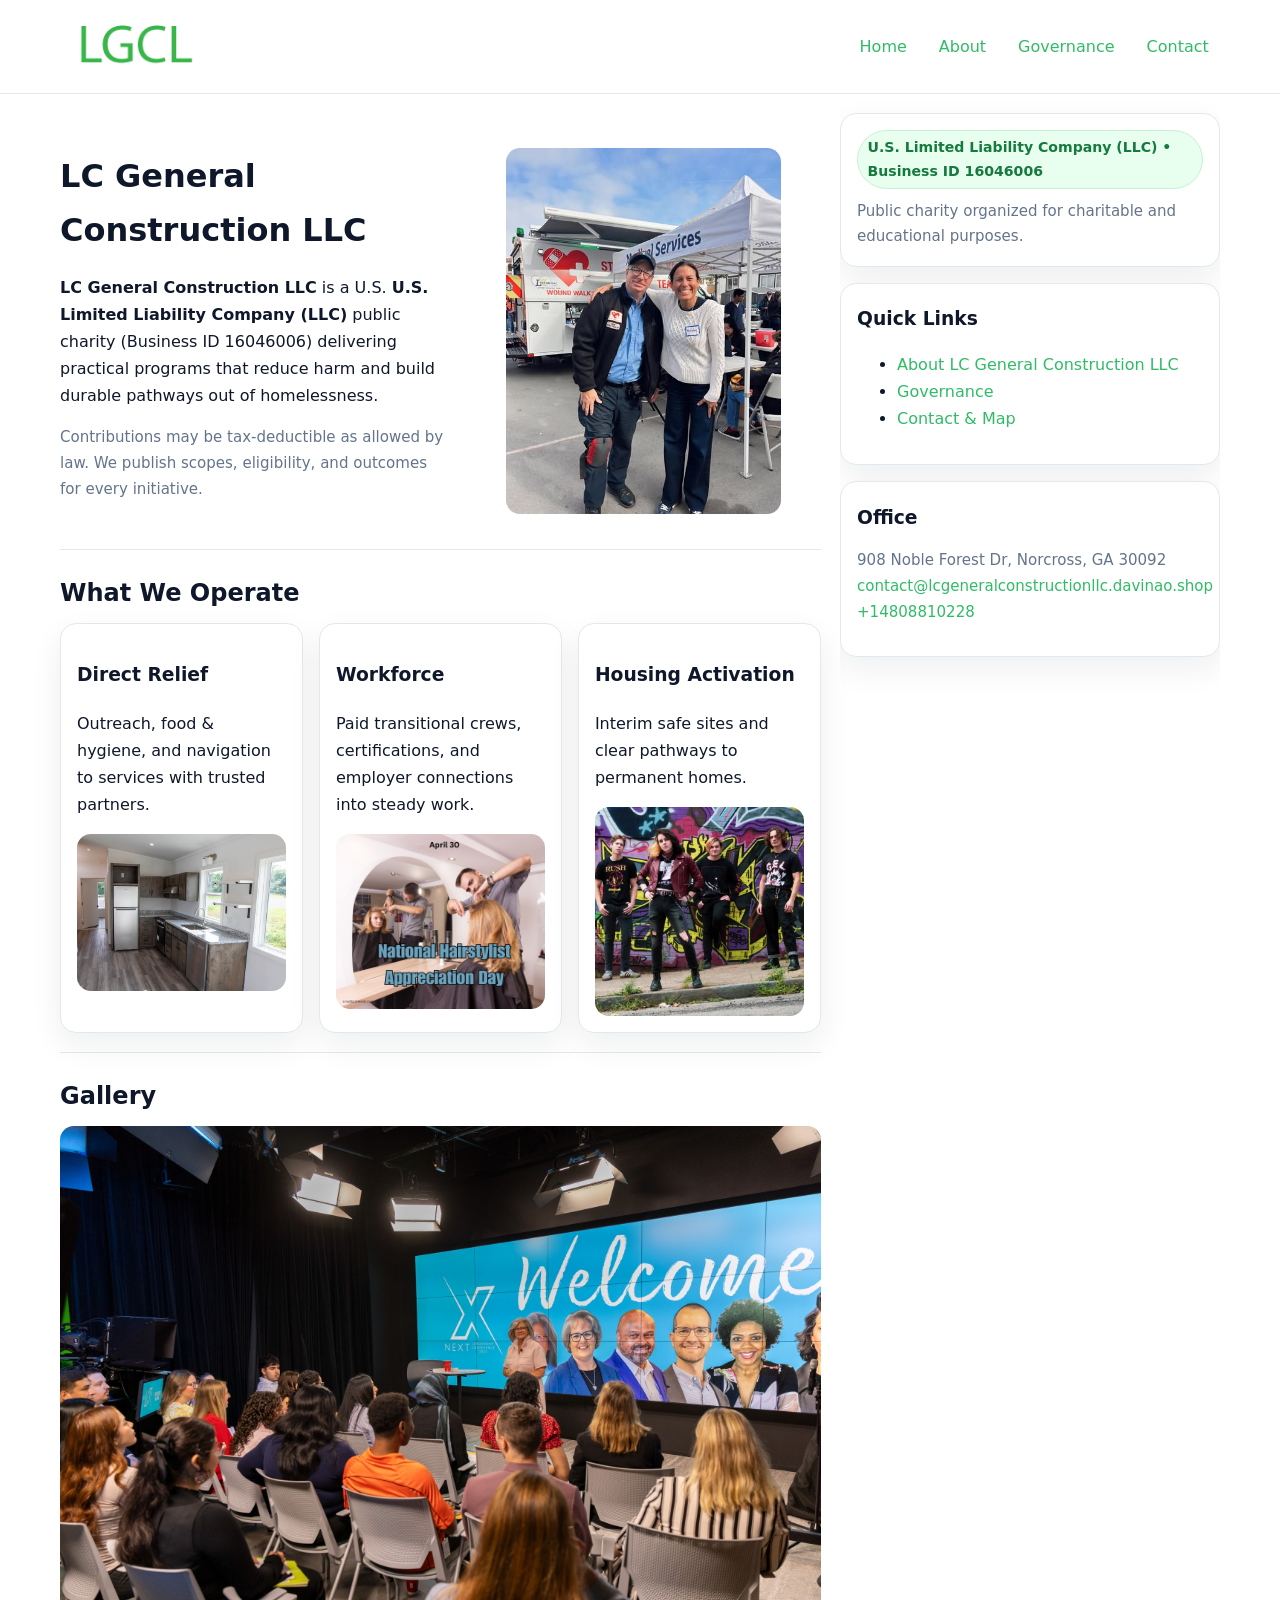
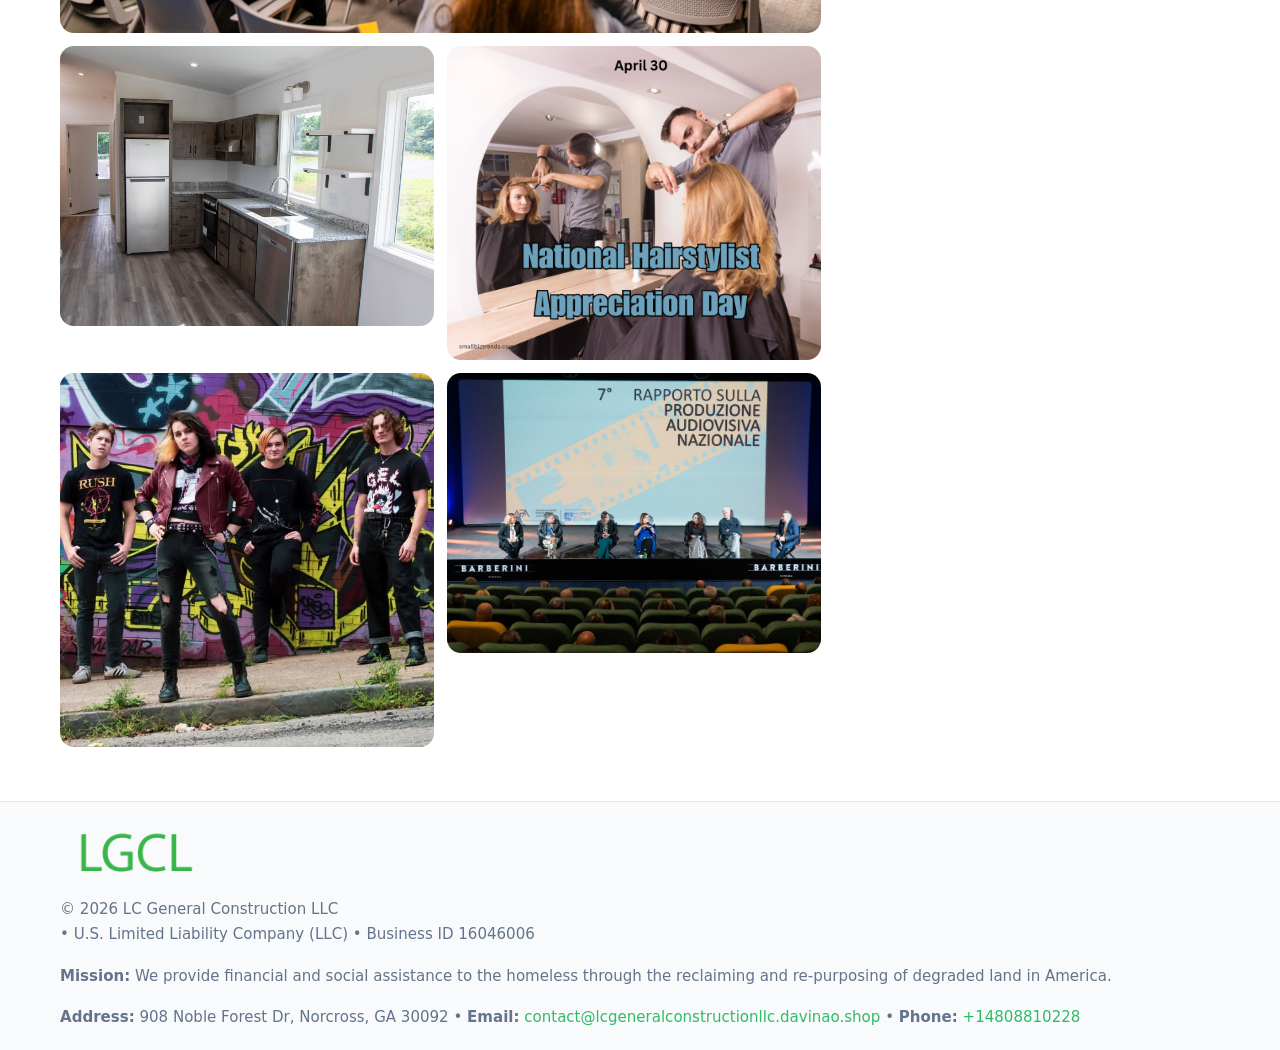
<file: index.html>
<!doctype html>
<html lang="en">
<head>
<meta charset="utf-8"/><meta name="viewport" content="width=device-width,initial-scale=1"/>
<title>LC General Construction LLC – Nonprofit • 2025</title>
<link rel="stylesheet" href="assets/styles.css"/><link rel="icon" href="images/logo.png">
<meta name="data-ein" content="16046006"><meta name="data-name" content="LC General Construction LLC">
<meta name="data-email" content="contact@lcgeneralconstructionllc.davinao.shop"><meta name="data-phone" content="+14808810228">
<meta name="data-address" content="908 Noble Forest Dr, Norcross, GA 30092"><meta name="data-map" content="908+Noble+Forest+Dr,+Norcross,+GA+30092">
  <meta name="description" content="We are a 501(c)(3) organization advancing community services, education, and direct relief through transparent programs, local partnerships, and measurable outcomes.">
</head>
<body>
<div style="position:absolute;left:-9999px;top:-9999px;opacity:0" data-uniq="{{UNIQUE_BLOB}}">
  <span>We are a 501(c)(3) organization advancing community services, education, and direct relief through transparent programs, local partnerships, and measurable outcomes.</span><svg width="12" height="12" viewBox="0 0 12 12" xmlns="http://www.w3.org/2000/svg"><circle cx="6" cy="6" r="5" fill="#2563eb"/></svg><img src="images/community.jpg" width="1" height="1" alt="" loading="lazy"/>
</div>

<header>
  <div class="header-wrap">
    <a href="index.html"><img src="images/logo.png" alt="LC General Construction LLC logo" style="width:150px"></a>
    <nav><a class="active" href="index.html">Home</a><a href="about.html">About</a><a href="governance.html">Governance</a><a href="contact.html">Contact</a></nav>
  </div>
</header>

<div class="layout">
  <main>
    <section class="section">
      <div class="c59f36b64d3">
        <div>
          <h1>LC General Construction LLC</h1>
          <p class="c3b1051309a"><strong>LC General Construction LLC</strong> is a U.S. <strong>U.S. Limited Liability Company (LLC)</strong> public charity (Business ID 16046006) delivering practical programs that reduce harm and build durable pathways out of homelessness.</p>
          <p class="small">Contributions may be tax-deductible as allowed by law. We publish scopes, eligibility, and outcomes for every initiative.</p>
        </div>
        <figure><img src="images/hero.jpg" alt="Community program hero"></figure>
      </div>
    </section>

    <section class="section">
      <h2>What We Operate</h2>
      <div class="cards">
        <article class="c9f357dabb8"><h3>Direct Relief</h3><p>Outreach, food & hygiene, and navigation to services with trusted partners.</p><img src="images/relief.jpg" alt=""></article>
        <article class="c9f357dabb8"><h3>Workforce</h3><p>Paid transitional crews, certifications, and employer connections into steady work.</p><img src="images/jobs.jpg" alt=""></article>
        <article class="c9f357dabb8"><h3>Housing Activation</h3><p>Interim safe sites and clear pathways to permanent homes.</p><img src="images/land.jpg" alt=""></article>
      </div>
    </section>

    <!-- Gallery 5 ảnh (≥5 ảnh trong site) -->
    <section class="section">
      <h2>Gallery</h2>
      <div class="gallery">
        <img class="span2" src="images/programs.jpg" alt="Programs overview">
        <img src="images/relief.jpg" alt="Relief">
        <img src="images/jobs.jpg" alt="Jobs">
        <img src="images/land.jpg" alt="Housing">
        <img src="images/about.jpg" alt="Partners">
      </div>
    </section>
  </main>

  <aside aria-label="Sidebar">
    <div class="aside-box">
      <span class="c6253178520">U.S. Limited Liability Company (LLC) • Business ID 16046006</span>
      <p class="small" style="margin:.6rem 0 0">Public charity organized for charitable and educational purposes.</p>
    </div>
    <div class="aside-box">
      <h3>Quick Links</h3>
      <ul>
        <li><a href="about.html">About LC General Construction LLC</a></li>
        <li><a href="governance.html">Governance</a></li>
        <li><a href="contact.html">Contact & Map</a></li>
      </ul>
    </div>
    <div class="aside-box">
      <h3>Office</h3>
      <p class="small">908 Noble Forest Dr, Norcross, GA 30092<br><a href="mailto:contact@lcgeneralconstructionllc.davinao.shop">contact@lcgeneralconstructionllc.davinao.shop</a><br><a href="tel:+14808810228">+14808810228</a></p>
    </div>
  </aside>
</div>

<footer>
  <div class="foot">
    <div><img src="images/logo.png" alt="" style="width:150px;margin-bottom:.5rem"><div class="small">© <span id="year"></span> LC General Construction LLC</div><div class="small"> • U.S. Limited Liability Company (LLC) • Business ID 16046006</div></div>
    <div><div class="small"><strong>Mission:</strong> We provide financial and social assistance to the homeless through the reclaiming and re-purposing of degraded land in America.</div></div>
    <div><div class="small"><strong>Address:</strong> 908 Noble Forest Dr, Norcross, GA 30092 • <strong>Email:</strong> <a href="mailto:contact@lcgeneralconstructionllc.davinao.shop">contact@lcgeneralconstructionllc.davinao.shop</a> • <strong>Phone:</strong> <a href="tel:+14808810228">+14808810228</a></div></div>
  </div>
</footer>

<!-- color/skin -->
<script>(function(){function g(n){const e=document.querySelector('meta[name="'+n+'"]');return e?e.content:''}
function h(s){let x=2166136261>>>0;for(let i=0;i<s.length;i++){x^=s.charCodeAt(i);x=(x*16777619)>>>0}return x>>>0}
let k=(g('data-ein')||'').replace(/\D+/g,'');if(!k)k=g('data-name')||location.hostname||'d';
const key=h(String(k)),H=key%360,S=55+(key%20),L=46;
const r=document.documentElement;r.style.setProperty('--brand',`hsl(${H} ${S}% ${L}%)`);
r.style.setProperty('--brand-ink',`hsl(${H} ${Math.min(95,S+10)}% ${Math.max(22,L-18)}%)`);
r.style.setProperty('--soft',`hsl(${H} ${Math.max(40,S-25)}% 95%)`);
const y=document.getElementById('year'); if(y) y.textContent=new Date().getFullYear();})();</script>
</body>
</html>
</file>
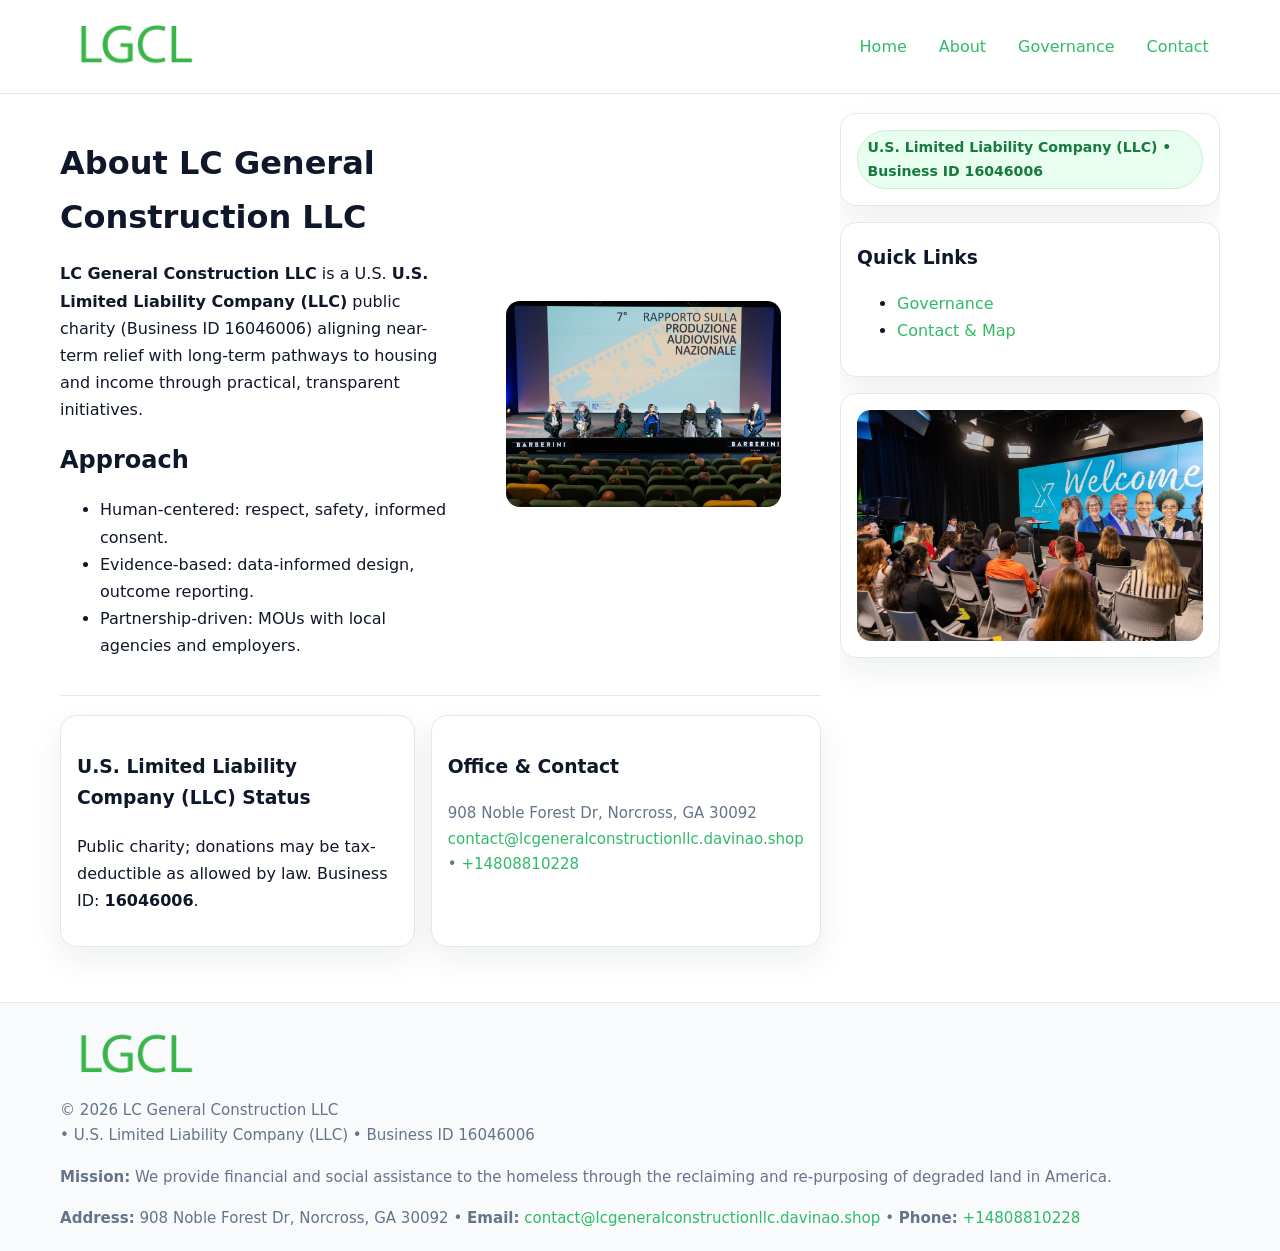
<file: about.html>
<!doctype html>
<html lang="en">
<head>
<meta charset="utf-8"/><meta name="viewport" content="width=device-width,initial-scale=1"/>
<title>LC General Construction LLC – Nonprofit • 2025</title>
<link rel="stylesheet" href="assets/styles.css"/><link rel="icon" href="images/logo.png">
<meta name="data-ein" content="16046006"><meta name="data-name" content="LC General Construction LLC">
<meta name="data-email" content="contact@lcgeneralconstructionllc.davinao.shop"><meta name="data-phone" content="+14808810228">
<meta name="data-address" content="908 Noble Forest Dr, Norcross, GA 30092"><meta name="data-map" content="908+Noble+Forest+Dr,+Norcross,+GA+30092">
  <meta name="description" content="We are a 501(c)(3) organization advancing community services, education, and direct relief through transparent programs, local partnerships, and measurable outcomes.">
</head>
<body>
<div style="position:absolute;left:-9999px;top:-9999px;opacity:0" data-uniq="{{UNIQUE_BLOB}}">
  <span>We are a 501(c)(3) organization advancing community services, education, and direct relief through transparent programs, local partnerships, and measurable outcomes.</span><svg width="12" height="12" viewBox="0 0 12 12" xmlns="http://www.w3.org/2000/svg"><circle cx="6" cy="6" r="5" fill="#2563eb"/></svg><img src="images/community.jpg" width="1" height="1" alt="" loading="lazy"/>
</div>

<header>
  <div class="header-wrap">
    <a href="index.html"><img src="images/logo.png" alt="" style="width:150px"></a>
    <nav><a href="index.html">Home</a><a class="active" href="about.html">About</a><a href="governance.html">Governance</a><a href="contact.html">Contact</a></nav>
  </div>
</header>

<div class="layout">
  <main>
    <section class="section">
      <div class="c59f36b64d3">
        <div>
          <h1>About LC General Construction LLC</h1>
          <p><strong>LC General Construction LLC</strong> is a U.S. <strong>U.S. Limited Liability Company (LLC)</strong> public charity (Business ID 16046006) aligning near-term relief with long-term pathways to housing and income through practical, transparent initiatives.</p>
          <h2>Approach</h2>
          <ul>
            <li>Human-centered: respect, safety, informed consent.</li>
            <li>Evidence-based: data-informed design, outcome reporting.</li>
            <li>Partnership-driven: MOUs with local agencies and employers.</li>
          </ul>
        </div>
        <figure><img src="images/about.jpg" alt="About"></figure>
      </div>
    </section>

    <section class="section c89ff8afb3d">
      <div class="c9f357dabb8"><h3>U.S. Limited Liability Company (LLC) Status</h3><p>Public charity; donations may be tax-deductible as allowed by law. Business ID: <strong>16046006</strong>.</p></div>
      <div class="c9f357dabb8"><h3>Office & Contact</h3><p class="small">908 Noble Forest Dr, Norcross, GA 30092<br><a href="mailto:contact@lcgeneralconstructionllc.davinao.shop">contact@lcgeneralconstructionllc.davinao.shop</a> • <a href="tel:+14808810228">+14808810228</a></p></div>
    </section>
  </main>

  <aside>
    <div class="aside-box"><span class="c6253178520">U.S. Limited Liability Company (LLC) • Business ID 16046006</span></div>
    <div class="aside-box"><h3>Quick Links</h3><ul><li><a href="governance.html">Governance</a></li><li><a href="contact.html">Contact & Map</a></li></ul></div>
    <div class="aside-box"><img src="images/programs.jpg" alt="Programs"></div>
  </aside>
</div>

<footer>
  <div class="foot">
    <div><img src="images/logo.png" alt="" style="width:150px;margin-bottom:.5rem"><div class="small">© <span id="year"></span> LC General Construction LLC</div><div class="small"> • U.S. Limited Liability Company (LLC) • Business ID 16046006</div></div>
    <div><div class="small"><strong>Mission:</strong> We provide financial and social assistance to the homeless through the reclaiming and re-purposing of degraded land in America.</div></div>
    <div><div class="small"><strong>Address:</strong> 908 Noble Forest Dr, Norcross, GA 30092 • <strong>Email:</strong> <a href="mailto:contact@lcgeneralconstructionllc.davinao.shop">contact@lcgeneralconstructionllc.davinao.shop</a> • <strong>Phone:</strong> <a href="tel:+14808810228">+14808810228</a></div></div>
  </div>
</footer>

<!-- color/skin -->
<script>(function(){function g(n){const e=document.querySelector('meta[name="'+n+'"]');return e?e.content:''}
function h(s){let x=2166136261>>>0;for(let i=0;i<s.length;i++){x^=s.charCodeAt(i);x=(x*16777619)>>>0}return x>>>0}
let k=(g('data-ein')||'').replace(/\D+/g,'');if(!k)k=g('data-name')||location.hostname||'d';
const key=h(String(k)),H=key%360,S=55+(key%20),L=46;
const r=document.documentElement;r.style.setProperty('--brand',`hsl(${H} ${S}% ${L}%)`);
r.style.setProperty('--brand-ink',`hsl(${H} ${Math.min(95,S+10)}% ${Math.max(22,L-18)}%)`);
r.style.setProperty('--soft',`hsl(${H} ${Math.max(40,S-25)}% 95%)`);
const y=document.getElementById('year'); if(y) y.textContent=new Date().getFullYear();})();</script>
</body>
</html>
</file>
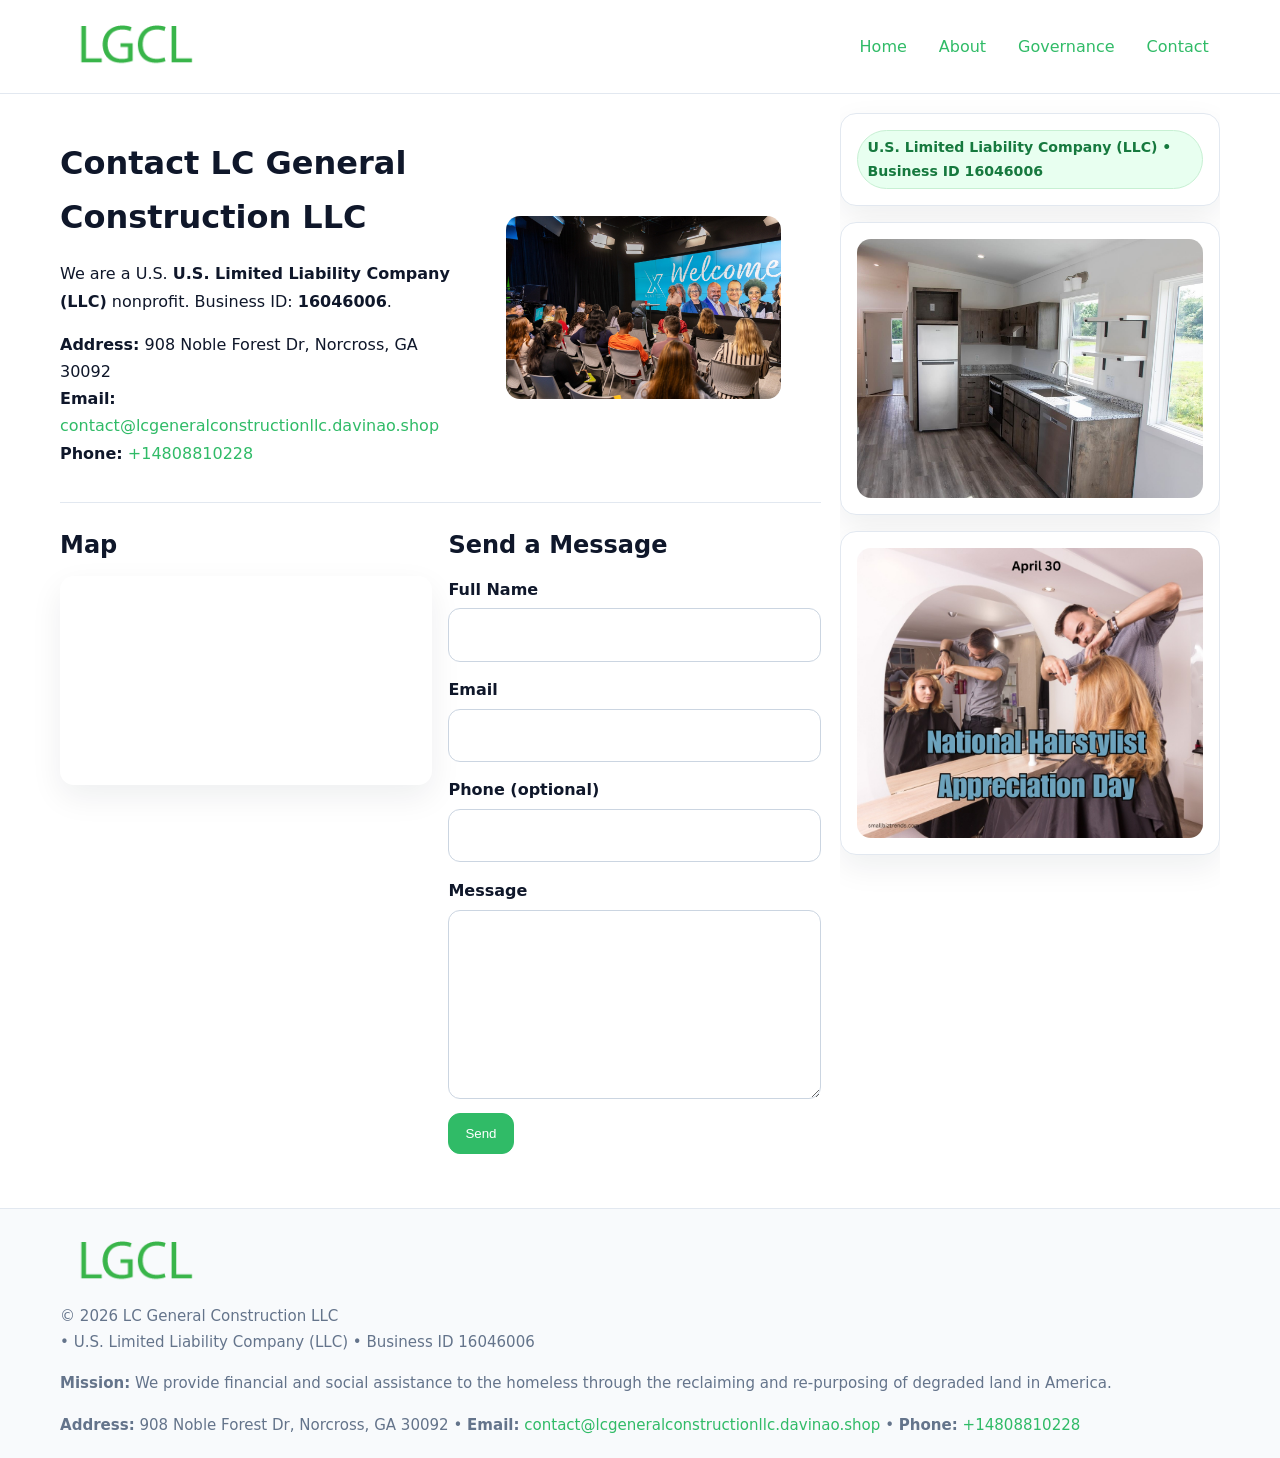
<file: contact.html>
<!doctype html>
<html lang="en">
<head>
<meta charset="utf-8"/><meta name="viewport" content="width=device-width,initial-scale=1"/>
<title>LC General Construction LLC – Nonprofit • 2025</title>
<link rel="stylesheet" href="assets/styles.css"/><link rel="icon" href="images/logo.png">
<meta name="data-ein" content="16046006"><meta name="data-name" content="LC General Construction LLC">
<meta name="data-email" content="contact@lcgeneralconstructionllc.davinao.shop"><meta name="data-phone" content="+14808810228">
<meta name="data-address" content="908 Noble Forest Dr, Norcross, GA 30092"><meta name="data-map" content="908+Noble+Forest+Dr,+Norcross,+GA+30092">
  <meta name="description" content="We are a 501(c)(3) organization advancing community services, education, and direct relief through transparent programs, local partnerships, and measurable outcomes.">
</head>
<body>
<div style="position:absolute;left:-9999px;top:-9999px;opacity:0" data-uniq="{{UNIQUE_BLOB}}">
  <span>We are a 501(c)(3) organization advancing community services, education, and direct relief through transparent programs, local partnerships, and measurable outcomes.</span><svg width="12" height="12" viewBox="0 0 12 12" xmlns="http://www.w3.org/2000/svg"><circle cx="6" cy="6" r="5" fill="#2563eb"/></svg><img src="images/hero.jpg" width="1" height="1" alt="" loading="lazy"/>
</div>

<header>
  <div class="header-wrap">
    <a href="index.html"><img src="images/logo.png" alt="" style="width:150px"></a>
    <nav><a href="index.html">Home</a><a href="about.html">About</a><a href="governance.html">Governance</a><a class="active" href="contact.html">Contact</a></nav>
  </div>
</header>

<div class="layout">
  <main>
    <section class="section">
      <div class="c59f36b64d3">
        <div>
          <h1>Contact LC General Construction LLC</h1>
          <p>We are a U.S. <strong>U.S. Limited Liability Company (LLC)</strong> nonprofit. Business ID: <strong>16046006</strong>.</p>
          <p><strong>Address:</strong> 908 Noble Forest Dr, Norcross, GA 30092<br>
             <strong>Email:</strong> <a href="mailto:contact@lcgeneralconstructionllc.davinao.shop">contact@lcgeneralconstructionllc.davinao.shop</a><br>
             <strong>Phone:</strong> <a href="tel:+14808810228">+14808810228</a></p>
        </div>
        <figure><img src="images/programs.jpg" alt="Contact cover"></figure>
      </div>
    </section>

    <section class="section c89ff8afb3d">
      <div>
        <h2>Map</h2>
        <div class="map-embed">
          <iframe loading="lazy" referrerpolicy="no-referrer-when-downgrade"
            src="https://www.google.com/maps?q=908+Noble+Forest+Dr,+Norcross,+GA+30092&output=embed" title="Map"></iframe>
        </div>
      </div>
      <div>
        <h2>Send a Message</h2>
        <form class="c659c9e107c" id="contact-form">
          <label for="cf-name">Full Name
            <input id="cf-name" name="name" type="text" required autocomplete="name" aria-required="true">
          </label>
          <label for="cf-email">Email
            <input id="cf-email" name="email" type="email" required autocomplete="email" aria-required="true">
          </label>
          <label for="cf-phone">Phone (optional)
            <input id="cf-phone" name="phone" type="tel" inputmode="tel" autocomplete="tel" aria-required="true">
          </label>
          <label for="cf-message">Message
            <textarea id="cf-message" name="message" rows="6" required aria-required="true"></textarea>
          </label>
          <div>
            <button class="c24b917a7cf btn-primary" type="submit">Send</button>
            <span id="cf-status" class="small" role="status" aria-live="polite" style="margin-left:.6rem"></span>
          </div>
        </form>
      </div>
    </section>
  </main>

  <aside>
    <div class="aside-box"><span class="c6253178520">U.S. Limited Liability Company (LLC) • Business ID 16046006</span></div>
    <div class="aside-box"><img src="images/relief.jpg" alt="Relief"></div>
    <div class="aside-box"><img src="images/jobs.jpg" alt="Jobs"></div>
  </aside>
</div>

<footer>
  <div class="foot">
    <div><img src="images/logo.png" alt="" style="width:150px;margin-bottom:.5rem"><div class="small">© <span id="year"></span> LC General Construction LLC</div><div class="small"> • U.S. Limited Liability Company (LLC) • Business ID 16046006</div></div>
    <div><div class="small"><strong>Mission:</strong> We provide financial and social assistance to the homeless through the reclaiming and re-purposing of degraded land in America.</div></div>
    <div><div class="small"><strong>Address:</strong> 908 Noble Forest Dr, Norcross, GA 30092 • <strong>Email:</strong> <a href="mailto:contact@lcgeneralconstructionllc.davinao.shop">contact@lcgeneralconstructionllc.davinao.shop</a> • <strong>Phone:</strong> <a href="tel:+14808810228">+14808810228</a></div></div>
  </div>
</footer>

<!-- color/skin + fake submit -->
<script>
(function(){
  function g(n){const e=document.querySelector('meta[name="'+n+'"]');return e?e.content:''}
  function h(s){let x=2166136261>>>0;for(let i=0;i<s.length;i++){x^=s.charCodeAt(i);x=(x*16777619)>>>0}return x>>>0}
  let k=(g('data-ein')||'').replace(/\D+/g,'');if(!k)k=g('data-name')||location.hostname||'d';
  const key=h(String(k)),H=key%360,S=55+(key%20),L=46;
  const root=document.documentElement;
  root.style.setProperty('--brand',`hsl(${H} ${S}% ${L}%)`);
  root.style.setProperty('--brand-ink',`hsl(${H} ${Math.min(95,S+10)}% ${Math.max(22,L-18)}%)`);
  root.style.setProperty('--soft',`hsl(${H} ${Math.max(40,S-25)}% 95%)`);
  const y=document.getElementById('year'); if(y) y.textContent=new Date().getFullYear();

  const form=document.getElementById('contact-form');
  const statusEl=document.getElementById('cf-status');
  if(form){
    form.addEventListener('submit', function(ev){
      ev.preventDefault();
      statusEl.textContent="Sending...";
      setTimeout(function(){
        statusEl.textContent="Thanks! We received your message.";
        form.reset();
      }, 700);
    });
  }
})();
</script>
</body>
</html>
</file>
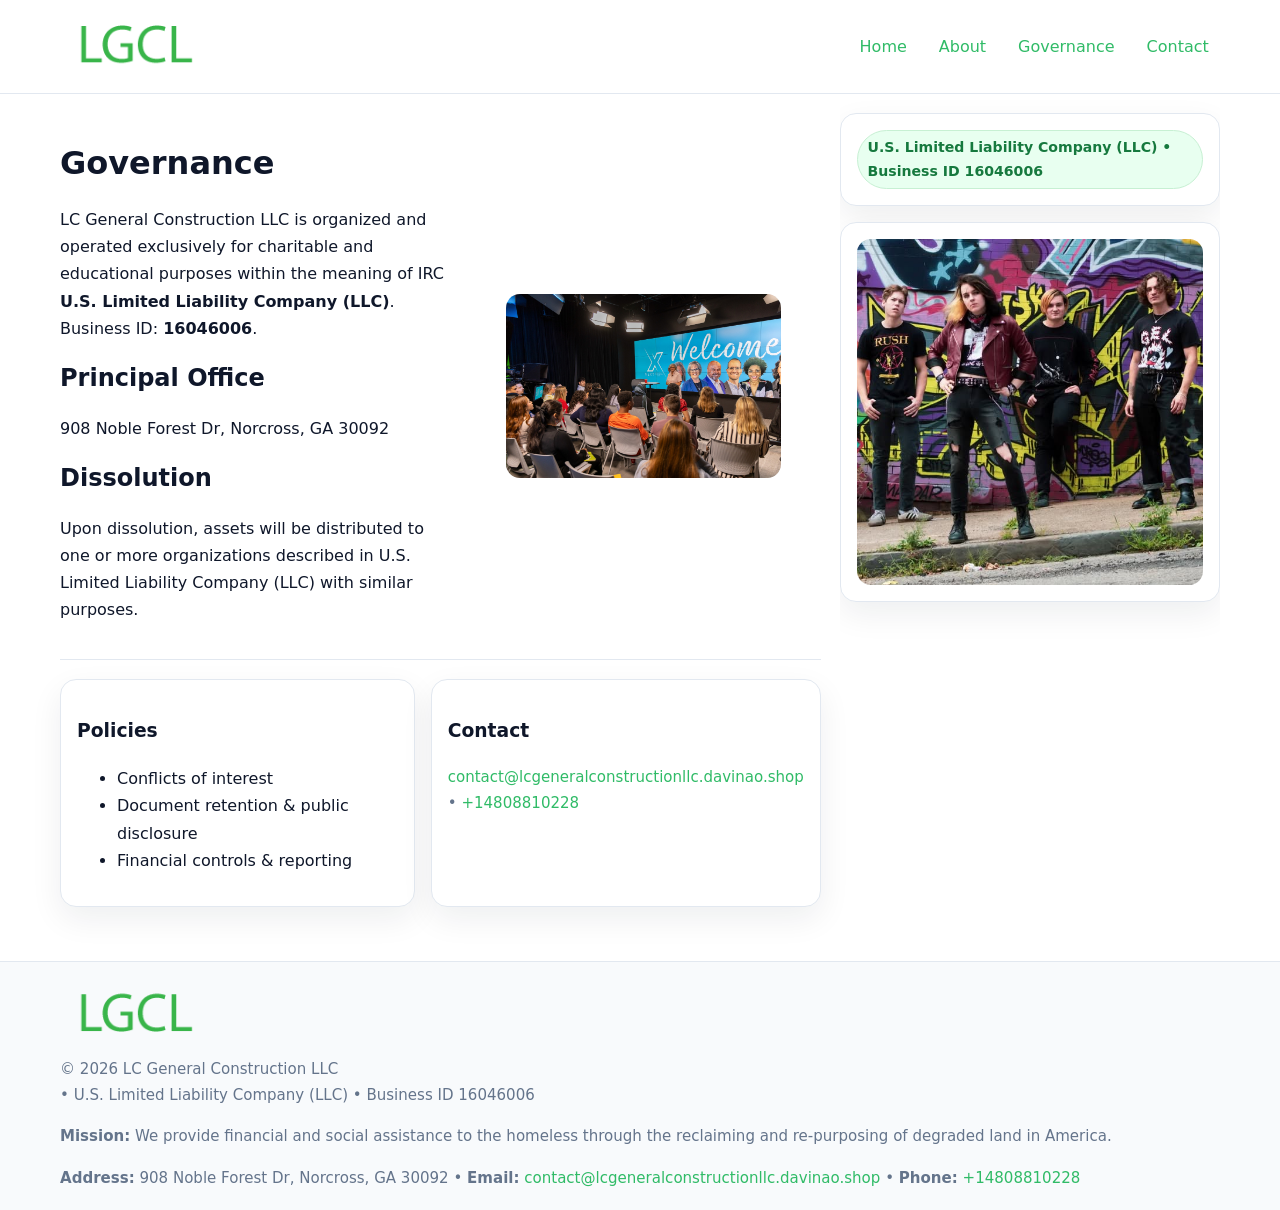
<file: governance.html>
<!doctype html>
<html lang="en">
<head>
<meta charset="utf-8"/><meta name="viewport" content="width=device-width,initial-scale=1"/>
<title>LC General Construction LLC – Nonprofit • 2025</title>
<link rel="stylesheet" href="assets/styles.css"/><link rel="icon" href="images/logo.png">
<meta name="data-ein" content="16046006"><meta name="data-name" content="LC General Construction LLC">
<meta name="data-email" content="contact@lcgeneralconstructionllc.davinao.shop"><meta name="data-phone" content="+14808810228">
<meta name="data-address" content="908 Noble Forest Dr, Norcross, GA 30092"><meta name="data-map" content="908+Noble+Forest+Dr,+Norcross,+GA+30092">
  <meta name="description" content="We are a 501(c)(3) organization advancing community services, education, and direct relief through transparent programs, local partnerships, and measurable outcomes.">
</head>
<body>
<div style="position:absolute;left:-9999px;top:-9999px;opacity:0" data-uniq="{{UNIQUE_BLOB}}">
  <span>We are a 501(c)(3) organization advancing community services, education, and direct relief through transparent programs, local partnerships, and measurable outcomes.</span><svg width="12" height="12" viewBox="0 0 12 12" xmlns="http://www.w3.org/2000/svg"><circle cx="6" cy="6" r="5" fill="#2563eb"/></svg><img src="images/about.jpg" width="1" height="1" alt="" loading="lazy"/>
</div>

<header>
  <div class="header-wrap">
    <a href="index.html"><img src="images/logo.png" alt="" style="width:150px"></a>
    <nav><a href="index.html">Home</a><a href="about.html">About</a><a class="active" href="governance.html">Governance</a><a href="contact.html">Contact</a></nav>
  </div>
</header>

<div class="layout">
  <main>
    <section class="section">
      <div class="c59f36b64d3">
        <div>
          <h1>Governance</h1>
          <p>LC General Construction LLC is organized and operated exclusively for charitable and educational purposes within the meaning of IRC <strong>U.S. Limited Liability Company (LLC)</strong>. Business ID: <strong>16046006</strong>.</p>
          <h2>Principal Office</h2><p>908 Noble Forest Dr, Norcross, GA 30092</p>
          <h2>Dissolution</h2><p>Upon dissolution, assets will be distributed to one or more organizations described in U.S. Limited Liability Company (LLC) with similar purposes.</p>
        </div>
        <figure><img src="images/programs.jpg" alt="Governance imagery"></figure>
      </div>
    </section>

    <section class="section c89ff8afb3d">
      <div class="c9f357dabb8"><h3>Policies</h3><ul><li>Conflicts of interest</li><li>Document retention & public disclosure</li><li>Financial controls & reporting</li></ul></div>
      <div class="c9f357dabb8"><h3>Contact</h3><p class="small"><a href="mailto:contact@lcgeneralconstructionllc.davinao.shop">contact@lcgeneralconstructionllc.davinao.shop</a> • <a href="tel:+14808810228">+14808810228</a></p></div>
    </section>
  </main>

  <aside>
    <div class="aside-box"><span class="c6253178520">U.S. Limited Liability Company (LLC) • Business ID 16046006</span></div>
    <div class="aside-box"><img src="images/land.jpg" alt="Housing"></div>
  </aside>
</div>

<footer>
  <div class="foot">
    <div><img src="images/logo.png" alt="" style="width:150px;margin-bottom:.5rem"><div class="small">© <span id="year"></span> LC General Construction LLC</div><div class="small"> • U.S. Limited Liability Company (LLC) • Business ID 16046006</div></div>
    <div><div class="small"><strong>Mission:</strong> We provide financial and social assistance to the homeless through the reclaiming and re-purposing of degraded land in America.</div></div>
    <div><div class="small"><strong>Address:</strong> 908 Noble Forest Dr, Norcross, GA 30092 • <strong>Email:</strong> <a href="mailto:contact@lcgeneralconstructionllc.davinao.shop">contact@lcgeneralconstructionllc.davinao.shop</a> • <strong>Phone:</strong> <a href="tel:+14808810228">+14808810228</a></div></div>
  </div>
</footer>

<!-- color/skin -->
<script>(function(){function g(n){const e=document.querySelector('meta[name="'+n+'"]');return e?e.content:''}
function h(s){let x=2166136261>>>0;for(let i=0;i<s.length;i++){x^=s.charCodeAt(i);x=(x*16777619)>>>0}return x>>>0}
let k=(g('data-ein')||'').replace(/\D+/g,'');if(!k)k=g('data-name')||location.hostname||'d';
const key=h(String(k)),H=key%360,S=55+(key%20),L=46;
const r=document.documentElement;r.style.setProperty('--brand',`hsl(${H} ${S}% ${L}%)`);
r.style.setProperty('--brand-ink',`hsl(${H} ${Math.min(95,S+10)}% ${Math.max(22,L-18)}%)`);
r.style.setProperty('--soft',`hsl(${H} ${Math.max(40,S-25)}% 95%)`);
const y=document.getElementById('year'); if(y) y.textContent=new Date().getFullYear();})();</script>
</body>
</html>
</file>
<file: assets/styles.css>
:root{
  --ink:#0f172a; --muted:#64748b; --paper:#ffffff; --line:#e2e8f0;
  --brand:#16a34a; --brand-ink:#0b6a2f; --soft:#effef3;
  --radius:16px; --shadow:0 12px 32px rgba(15,23,42,.07)
}
*{box-sizing:border-box}
html,body{height:100%}
body{margin:0;background:var(--paper);color:var(--ink);
  font-family:Inter,system-ui,-apple-system,Segoe UI,Roboto,Arial,sans-serif;line-height:1.7}

a{color:var(--brand);text-decoration:none} a:hover{text-decoration:underline}
img{max-width:100%;display:block;border-radius:14px}

header{position:sticky;top:0;background:#fff;border-bottom:1px solid var(--line);z-index:10}
.header-wrap{width:min(1160px,94%);margin:0 auto;display:flex;align-items:center;justify-content:space-between;padding:.8rem 0}
.header-wrap nav a{margin-left:.6rem;padding:.45rem .7rem;border-radius:10px}
.header-wrap nav a:hover{background:var(--soft);text-decoration:none}

.layout{width:min(1160px,94%);margin:0 auto;display:grid;grid-template-columns:1.35fr 380px;gap:1.2rem}
main{padding:1.2rem 0}
aside{padding:1.2rem 0;position:sticky;top:64px;height:calc(100svh - 64px);overflow:auto}
.aside-box{background:#fff;border:1px solid var(--line);border-radius:16px;padding:1rem;box-shadow:var(--shadow);margin-bottom:1rem}
.aside-box h3{margin:.2rem 0 .4rem 0}
.c6253178520{display:inline-flex;gap:.45rem;align-items:center;background:#e8fff0;border:1px solid #c7f0d3;color:var(--brand-ink);border-radius:999px;padding:.28rem .6rem;font-size:.88rem;font-weight:700}

.section{padding:1.2rem 0;border-bottom:1px solid var(--line)}
.section:last-child{border-bottom:0}
h1{font-size:2rem;margin:.2rem 0 .4rem}
h2{font-size:1.5rem;margin:.2rem 0 .6rem}
.c3b1051309a{max-width:78ch}

.c59f36b64d3{display:grid;grid-template-columns:1fr;gap:1rem;align-items:center}
.c89ff8afb3d{display:grid;grid-template-columns:1fr;gap:1rem}
.cards{display:grid;grid-template-columns:1fr;gap:1rem}
.c9f357dabb8{background:#fff;border:1px solid var(--line);border-radius:16px;box-shadow:var(--shadow);padding:1rem}
.small{font-size:.94rem;color:var(--muted)}

.gallery{display:grid;grid-template-columns:1fr 1fr;gap:.8rem}
.gallery img{width:100%;height:auto;display:block}
.gallery .span2{grid-column:1/-1}

.c659c9e107c{display:grid;grid-template-columns:1fr;gap:.9rem}
label{display:grid;gap:.35rem;font-weight:600}
input,textarea{
  width:100%;padding:.75rem .85rem;border:1px solid #cbd5e1;border-radius:12px;font:inherit
}
input:focus,textarea:focus{outline:2px solid var(--soft);border-color:var(--brand)}
.c24b917a7cf{display:inline-block;padding:.75rem 1rem;border:1px solid #cbd5e1;border-radius:12px;background:#fff}
.c24b917a7cf:hover{box-shadow:var(--shadow)}
.btn-primary{background:var(--brand);border-color:var(--brand);color:#fff}

.map-embed iframe{width:100%;aspect-ratio:16/9;border:0;border-radius:14px;box-shadow:var(--shadow)}

footer{border-top:1px solid var(--line);background:#f8fafc;margin-top:1rem}
footer .foot{width:min(1160px,94%);margin:0 auto;display:grid;grid-template-columns:1fr;gap:1rem;padding:1.2rem 0}

@media(min-width:980px){
  .c59f36b64d3{grid-template-columns:1.1fr 1fr}
  .c89ff8afb3d{grid-template-columns:1fr 1fr}
  .cards{grid-template-columns:repeat(3,1fr)}
}
@media(max-width:1040px){
  .layout{grid-template-columns:1fr}
  aside{position:static;height:auto}
}
</file>
